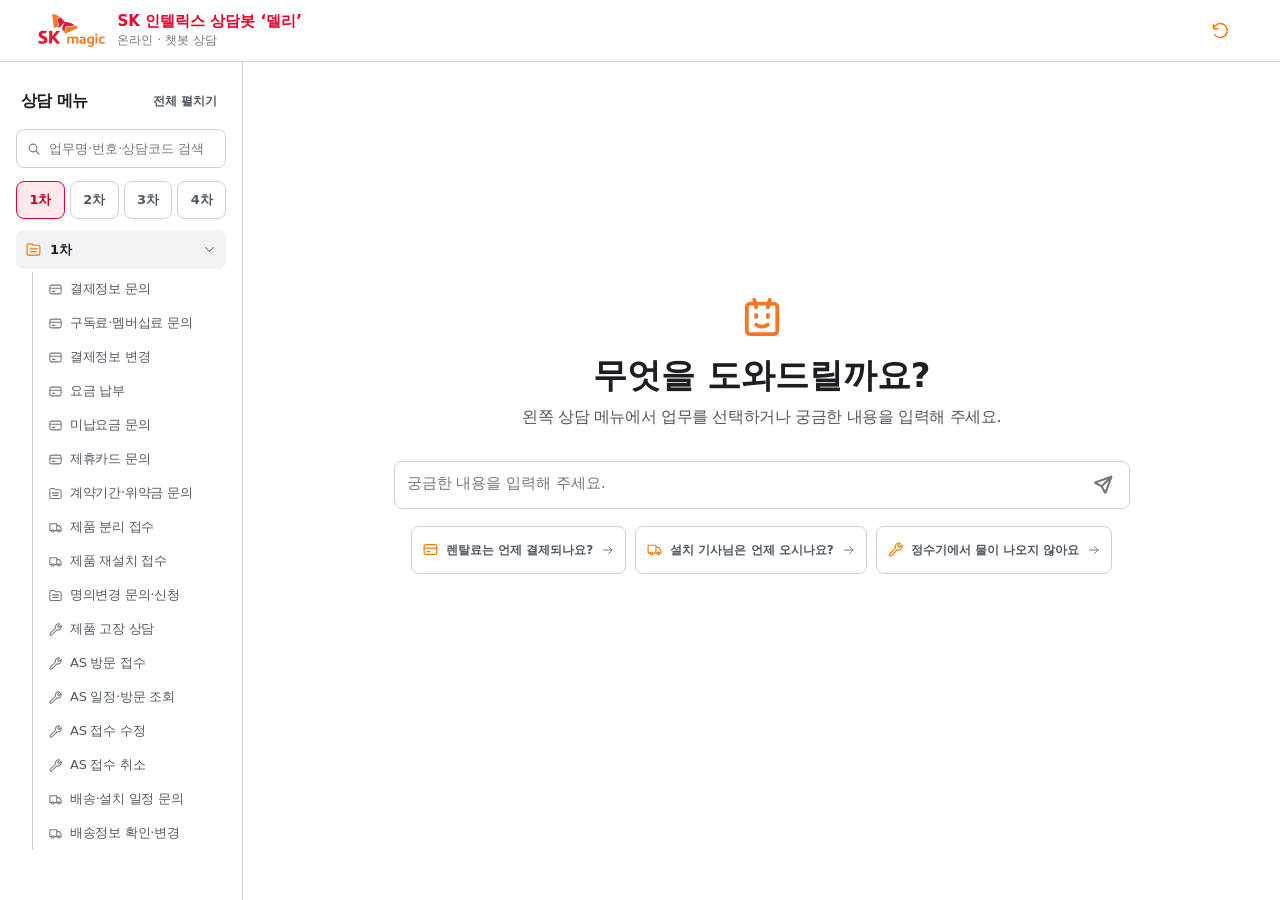
<file: src/conversation.html>
<!doctype html>
<html lang="ko">
<head>
  <meta charset="utf-8">
  <meta name="viewport" content="width=device-width, initial-scale=1, viewport-fit=cover">
  <meta name="theme-color" content="#ffffff">
  <title>SK 인텔릭스 상담봇 델리 | SK매직</title>
  <link rel="stylesheet" href="conversation.css">
</head>
<body>
  <svg class="icon-library" aria-hidden="true" xmlns="http://www.w3.org/2000/svg">
    <symbol id="i-chat" viewBox="0 0 24 24"><path d="M6 5h12a3 3 0 0 1 3 3v7a3 3 0 0 1-3 3h-6l-5 3v-3H6a3 3 0 0 1-3-3V8a3 3 0 0 1 3-3Z"/><path d="M7.5 10h9m-9 4H13"/></symbol>
    <symbol id="i-reset" viewBox="0 0 24 24"><path d="M4 10a8 8 0 1 1 1.2 6.7M4 5v5h5"/></symbol>
    <symbol id="i-check" viewBox="0 0 24 24"><path d="m5 12 4 4L19 6"/></symbol>
    <symbol id="i-arrow" viewBox="0 0 24 24"><path d="M4 12h15m-6-6 6 6-6 6"/></symbol>
    <symbol id="i-lock" viewBox="0 0 24 24"><rect x="5" y="10" width="14" height="10" rx="2"/><path d="M8 10V7a4 4 0 1 1 8 0v3"/></symbol>
    <symbol id="i-card" viewBox="0 0 24 24"><rect x="3" y="5" width="18" height="14" rx="3"/><path d="M3 10h18m-14 5h4"/></symbol>
    <symbol id="i-truck" viewBox="0 0 24 24"><path d="M6 17H3V6h11v11H9m5-8h4l3 4v4h-2m-5 0h2"/><circle cx="7.5" cy="17.5" r="1.8"/><circle cx="17.5" cy="17.5" r="1.8"/></symbol>
    <symbol id="i-tool" viewBox="0 0 24 24"><path d="M19.8 4.2a5.5 5.5 0 0 0-7 6.8L4.5 19.3a1.8 1.8 0 0 0 2.5 2.5l8.3-8.3a5.5 5.5 0 0 0 6.8-7l-3.6 3.6-2.3-2.3z" transform="translate(-1 -1)"/></symbol>
    <symbol id="i-menu" viewBox="0 0 24 24"><path d="M4 6h16M4 12h16M4 18h16"/></symbol>
    <symbol id="i-close" viewBox="0 0 24 24"><path d="m6 6 12 12M18 6 6 18"/></symbol>
    <symbol id="i-search" viewBox="0 0 24 24"><circle cx="10.5" cy="10.5" r="5.8"/><path d="m15 15 4.6 4.6"/></symbol>
    <symbol id="i-chevron" viewBox="0 0 24 24"><path d="m9 6 6 6-6 6"/></symbol>
    <symbol id="i-folder" viewBox="0 0 24 24"><path d="M3 6a2 2 0 0 1 2-2h5l2 2h7a2 2 0 0 1 2 2v10a2 2 0 0 1-2 2H5a2 2 0 0 1-2-2z"/><path d="M7 11h10m-9 4h8"/></symbol>
    <symbol id="i-user" viewBox="0 0 24 24"><circle cx="12" cy="8" r="3.5"/><path d="M5 21v-1.5a6 6 0 0 1 6-6h2a6 6 0 0 1 6 6V21"/></symbol>
    <symbol id="i-file" viewBox="0 0 24 24"><path d="M14 3H6a2 2 0 0 0-2 2v14a2 2 0 0 0 2 2h12a2 2 0 0 0 2-2V9z"/><path d="M14 3v6h6m-12 4h8m-8 4h6"/></symbol>
    <symbol id="i-calendar" viewBox="0 0 24 24"><rect x="3" y="5" width="18" height="16" rx="3"/><path d="M7 3v4m10-4v4M3 10h18m-13 5h2m4 0h2"/></symbol>
    <symbol id="i-water" viewBox="0 0 24 24"><path d="M12 3c3 4.6 6 7.4 6 11a6 6 0 1 1-12 0c0-3.6 3-6.4 6-11Z"/><path d="M9 15a3 3 0 0 0 3 3"/></symbol>
    <symbol id="i-power" viewBox="0 0 24 24"><path d="M12 3v9M7 6a8 8 0 1 0 10 0"/></symbol>
    <symbol id="i-warning" viewBox="0 0 24 24"><path d="M10.2 4.6a2 2 0 0 1 3.6 0l7 12.4a2 2 0 0 1-1.8 3H5a2 2 0 0 1-1.8-3Z"/><path d="M12 9v4m0 3.5h.01"/></symbol>
    <symbol id="i-bag" viewBox="0 0 24 24"><path d="M5 8h14l2 12H3zM9 9V6a3 3 0 0 1 6 0v3"/></symbol>
    <symbol id="i-transfer" viewBox="0 0 24 24"><path d="M4 8h15m-4-4 4 4-4 4M20 16H5m4-4-4 4 4 4"/></symbol>
    <symbol id="i-wallet" viewBox="0 0 24 24"><path d="M20 9V7a2 2 0 0 0-2-2H5a2 2 0 0 0 0 4h14a2 2 0 0 1 2 2v6a2 2 0 0 1-2 2H5a2 2 0 0 1-2-2V7m18 5h-4a2 2 0 0 0 0 4h4"/></symbol>
    <symbol id="i-external" viewBox="0 0 24 24"><path d="M13 5h6v6m-8 2 8-8m-9 1H6a2 2 0 0 0-2 2v10a2 2 0 0 0 2 2h10a2 2 0 0 0 2-2v-4"/></symbol>
  </svg>
  <div class="app is-empty" id="app">
    <header class="app-header">
      <div class="brand">
        <button class="catalog-icon-button catalog-toggle" id="catalog-toggle" type="button" aria-label="상담 메뉴 열기" aria-expanded="false" aria-controls="catalog">
          <svg class="icon" aria-hidden="true"><use href="#i-menu"></use></svg>
          <span>상담 메뉴</span>
        </button>
        <img class="brand-logo" src="sk-magic-logo.png" alt="SK매직" width="88" height="45">
        <div class="brand-copy">
          <h1>SK 인텔릭스 상담봇 ‘델리’</h1>
          <p id="assistant-status" aria-live="polite">온라인 · 챗봇 상담</p>
        </div>
      </div>
      <button class="new-chat" id="new-chat" type="button" aria-label="초기화" title="대화 초기화">
        <svg class="icon" aria-hidden="true"><use href="#i-reset"></use></svg>
      </button>
    </header>
    <div class="workspace">
      <button class="catalog-backdrop" id="catalog-backdrop" type="button" aria-label="상담 메뉴 닫기" tabindex="-1" hidden></button>
      <aside class="catalog" id="catalog" aria-labelledby="catalog-title" tabindex="-1">
        <div class="catalog-heading">
          <h2 id="catalog-title">상담 메뉴</h2>
          <div class="catalog-tools">
            <button id="catalog-all" class="catalog-all" type="button" aria-controls="catalog-list">전체 펼치기</button>
            <button id="catalog-close" class="catalog-icon-button catalog-close" type="button" aria-label="상담 메뉴 닫기">
              <svg class="icon" aria-hidden="true"><use href="#i-close"></use></svg>
            </button>
          </div>
        </div>
        <label class="catalog-search">
          <svg class="icon" aria-hidden="true"><use href="#i-search"></use></svg>
          <input id="catalog-search" type="search" aria-label="상담 업무 검색" placeholder="업무명·번호·상담코드 검색" autocomplete="off">
        </label>
        <div class="catalog-phases" id="catalog-phases" role="group" aria-label="상담 차수"></div>
        <nav class="catalog-list" id="catalog-list" aria-label="상담 업무"></nav>
      </aside>
      <main class="conversation" id="chat-panel" aria-label="델리 챗봇 상담">
        <div class="chat-body" id="chat-scroll">
          <div class="chat-inner">
            <section class="welcome" id="welcome" aria-labelledby="welcome-title">
              <span class="bot-avatar welcome-avatar" aria-hidden="true"></span>
              <h2 id="welcome-title" tabindex="-1">무엇을 도와드릴까요?</h2>
              <p>왼쪽 상담 메뉴에서 업무를 선택하거나 궁금한 내용을 입력해 주세요.</p>
            </section>
            <div class="chat-log" id="chat-log" role="log" aria-label="대화" aria-live="polite" aria-relevant="additions text"></div>
            <div id="chat-controls"></div>
            <div id="chat-status" class="chat-status" role="status" hidden></div>
          </div>
        </div>
        <footer class="composer">
          <div class="composer-inner">
            <form class="message-form" id="message-form">
              <label class="sr-only" id="compose-input-label" for="message-input">질문 입력</label>
              <textarea id="message-input" rows="1" maxlength="1500" placeholder="궁금한 내용을 입력해 주세요." autocomplete="off" enterkeyhint="send"></textarea>
              <input id="secure-input" type="password" maxlength="250" autocomplete="off" enterkeyhint="send" hidden>
              <button type="submit" id="send-chat" aria-label="메시지 보내기" title="메시지 보내기" disabled><span aria-hidden="true"></span></button>
            </form>
            <p class="secure-message" id="secure-message" hidden><svg class="icon" aria-hidden="true"><use href="#i-lock"></use></svg><span>대화 안의 안내에 따라 계속해 주세요.</span></p>
          </div>
        </footer>
        <section class="starters" id="starters" aria-label="자주 묻는 질문">
          <button type="button" class="starter" data-question="정수기 렌탈료는 언제 빠져나가나요?"><svg class="icon" aria-hidden="true"><use href="#i-card"></use></svg><span>렌탈료는 언제 결제되나요?</span><svg class="icon starter-arrow" aria-hidden="true"><use href="#i-arrow"></use></svg></button>
          <button type="button" class="starter" data-question="설치 기사님은 언제 오시나요?"><svg class="icon" aria-hidden="true"><use href="#i-truck"></use></svg><span>설치 기사님은 언제 오시나요?</span><svg class="icon starter-arrow" aria-hidden="true"><use href="#i-arrow"></use></svg></button>
          <button type="button" class="starter" data-question="정수기에서 물이 나오지 않아요."><svg class="icon" aria-hidden="true"><use href="#i-tool"></use></svg><span>정수기에서 물이 나오지 않아요</span><svg class="icon starter-arrow" aria-hidden="true"><use href="#i-arrow"></use></svg></button>
        </section>
      </main>
    </div>
    <dialog class="schedule-sheet" id="schedule-sheet" aria-labelledby="schedule-sheet-title">
      <div class="schedule-sheet-inner">
        <span class="sheet-handle" aria-hidden="true"></span>
        <header class="schedule-sheet-header">
          <svg class="icon" aria-hidden="true"><use href="#i-calendar"></use></svg>
          <h2 id="schedule-sheet-title" tabindex="-1">예약 가능일 선택</h2>
          <button type="button" class="sheet-icon-button" id="schedule-sheet-close" aria-label="달력 닫기">
            <span class="guide-icon guide-close" aria-hidden="true"></span>
          </button>
        </header>
        <div id="schedule-sheet-content" class="schedule-sheet-content"></div>
        <footer id="schedule-sheet-footer" class="schedule-sheet-footer"></footer>
      </div>
    </dialog>
  </div>
  <noscript>챗봇 상담을 이용하려면 브라우저에서 JavaScript를 켜 주세요.</noscript>
  <script src="scenarios.js"></script>
  <script src="partner-cards.js"></script>
  <script src="audit-01-17.js"></script>
  <script src="audit-18-36.js"></script>
  <script src="audit-37-50.js"></script>
  <script src="engine.js"></script>
  <script src="conversation.js"></script>
</body>
</html>
</file>
<file: src/conversation.css>
:root {
  color-scheme: light;
  --white: #fff;
  --ink: #1c1e24;
  --quiet: #515963;
  --muted: #767676;
  --line: #cdd1d8;
  --soft: #f2f3f5;
  --accent: #ea002c;
  --accent-pressed: #ba0023;
  --selection: #ff7a00;
  --bot-line: #f2b8c4;
  --user-bubble: #fde8ed;
  --danger: var(--accent-pressed);
  --control-height: 48px;
  --radius: 8px;
  --gutter: 20px;
  font-family: "Malgun Gothic", "Noto Sans KR", "Apple SD Gothic Neo", system-ui, sans-serif;
}

*, *::before, *::after { box-sizing: border-box; }
[hidden] { display: none !important; }

body {
  min-width: 280px;
  margin: 0;
  background: var(--white);
  color: var(--ink);
  word-break: keep-all;
  overflow-wrap: anywhere;
}

button, input, textarea { font: inherit; }
button { color: inherit; cursor: pointer; }
button:disabled { cursor: default; }
button:focus-visible, a:focus-visible, input:focus-visible, textarea:focus-visible {
  outline: 2px solid var(--selection);
  outline-offset: 2px;
}

p, h1, h2, h3 { margin: 0; }
.sr-only, .icon-library {
  position: absolute;
  width: 1px;
  height: 1px;
  overflow: hidden;
  clip-path: inset(50%);
  white-space: nowrap;
}

.icon {
  display: block;
  flex: none;
  width: 20px;
  height: 20px;
  stroke: currentColor;
  stroke-width: 1.65;
  stroke-linecap: round;
  stroke-linejoin: round;
  fill: none;
}

.guide-icon {
  display: block;
  flex: none;
  width: 20px;
  height: 20px;
  background: center / contain no-repeat;
}
.guide-next { background-image: url("concept-c/arrow-next.png"); }
.guide-back { background-image: url("concept-c/arrow-back.png"); }
.guide-close { background-image: url("concept-c/close.png"); }

.app {
  --chat-width: 736px;
  --avatar-width: 24px;
  --turn-gap: 10px;
  --turn-indent: calc(var(--avatar-width) + var(--turn-gap));
  display: flex;
  flex-direction: column;
  width: 100%;
  height: 100vh;
  height: 100dvh;
  overflow: hidden;
}

.app-header {
  z-index: 1;
  display: flex;
  flex: none;
  align-items: center;
  justify-content: space-between;
  gap: 12px;
  min-height: 62px;
  padding: 0 clamp(var(--gutter), 3vw, 40px);
  border-bottom: 1px solid var(--line);
  background: var(--white);
}

.brand { display: flex; min-width: 0; align-items: center; gap: 12px; }
.brand-logo { display: block; flex: none; width: 67px; height: 34px; object-fit: contain; }
.brand-copy { min-width: 0; line-height: 1.3; }
.brand-copy h1 { color: var(--accent); font-size: 15px; font-weight: 700; }
.brand-copy p { margin-top: 2px; color: var(--muted); font-size: 12px; }
.new-chat {
  display: flex;
  align-items: center;
  flex: none;
  width: 42px;
  min-height: 42px;
  justify-content: center;
  padding: 0;
  border: 0;
  border-radius: var(--radius);
  background: var(--white);
  color: var(--selection);
}
.new-chat:hover { background: var(--soft); }
.new-chat .icon { width: 21px; height: 21px; }

.workspace {
  position: relative;
  display: flex;
  flex: 1 1 auto;
  min-width: 0;
  min-height: 0;
}

.catalog {
  z-index: 2;
  display: flex;
  flex: 0 0 clamp(242px, 19vw, 286px);
  flex-direction: column;
  min-height: 0;
  padding: 24px 14px 12px;
  border-right: 1px solid var(--line);
  background: var(--white);
}
.catalog:focus { outline: none; }
.catalog-heading, .catalog-tools, .catalog-search {
  display: flex;
  align-items: center;
}
.catalog-heading {
  flex: none;
  justify-content: space-between;
  gap: 6px;
  min-height: 30px;
  margin: 0 4px 13px 7px;
}
.catalog-heading h2 {
  font-size: 16px;
  letter-spacing: -.04em;
  line-height: 1.3;
}
.catalog-tools { gap: 7px; }

.catalog-all {
  min-height: 30px;
  padding: 4px 7px;
  border: 0;
  border-radius: 7px;
  background: transparent;
  color: var(--quiet);
  font-size: 12px;
  font-weight: 700;
  white-space: nowrap;
}
.catalog-all:hover {
  background: var(--soft);
  color: var(--accent-pressed);
}

.catalog-search {
  flex: none;
  gap: 7px;
  margin: 0 2px 13px;
  min-height: 39px;
  padding: 7px 9px;
  border: 1px solid var(--line);
  border-radius: var(--radius);
  background: var(--white);
  color: var(--muted);
}
.catalog-search:focus-within {
  border-color: var(--selection);
}
.catalog-search .icon { width: 16px; height: 16px; }
.catalog-search input {
  flex: 1;
  min-width: 0;
  width: 100%;
  padding: 0;
  border: 0;
  outline: none;
  background: transparent;
  color: var(--ink);
  font-size: 13px;
}
.catalog-search input::placeholder { color: var(--muted); opacity: 1; }

.catalog-phases {
  display: grid;
  flex: none;
  grid-template-columns: repeat(4, minmax(0, 1fr));
  gap: 5px;
  margin: 0 2px 11px;
}
.catalog-phase-button {
  min-height: 38px;
  padding: 5px 2px;
  border: 1px solid var(--line);
  border-radius: 8px;
  background: var(--white);
  color: var(--quiet);
  font-size: 13px;
  font-weight: 700;
  white-space: nowrap;
}
.catalog-phase-button:hover { background: var(--soft); color: var(--ink); }
.catalog-phase-button[aria-expanded="true"] {
  border-color: var(--accent);
  background: var(--user-bubble);
  color: var(--accent-pressed);
}
.catalog-phase-button:focus-visible { outline-offset: -3px; }

.catalog-list {
  flex: 1 1 auto;
  min-height: 0;
  padding: 0 2px 7px;
  overflow: auto;
  overscroll-behavior: contain;
  scrollbar-width: thin;
  scrollbar-color: var(--line) transparent;
}
.catalog-group, .catalog-item {
  display: flex;
  align-items: center;
  width: 100%;
  min-width: 0;
  min-height: 39px;
  border: 0;
  border-radius: 8px;
  background: transparent;
  text-align: left;
  overflow-wrap: anywhere;
}
.catalog-list button:focus-visible { outline-offset: -2px; }

.catalog-group {
  gap: 8px;
  margin-bottom: 3px;
  padding: 7px 9px;
  color: var(--ink);
  font-size: 13px;
  font-weight: 700;
  letter-spacing: -.022em;
}
button.catalog-group:hover, .catalog-group[aria-expanded="true"] { background: var(--soft); }
.catalog-phase-note { color: var(--quiet); font-size: 11px; font-weight: 500; }
.catalog-group-icon {
  flex: none;
  width: 17px;
  height: 17px;
  color: var(--selection);
}
.catalog-chevron {
  flex: none;
  width: 15px;
  height: 15px;
  margin-left: auto;
  color: var(--muted);
}
.catalog-group[aria-expanded="true"] .catalog-chevron { transform: rotate(90deg); }

.catalog-items {
  display: grid;
  margin: 0 0 7px 16px;
  padding-left: 7px;
  border-left: 1px solid var(--line);
}
.catalog-item {
  min-height: 34px;
  padding: 6px 8px;
  gap: 7px;
  color: var(--quiet);
  font-size: 13px;
  line-height: 1.45;
  letter-spacing: -.02em;
}
.catalog-item .icon { width: 15px; height: 15px; color: var(--muted); }
.catalog-item[aria-current="true"] .icon { color: var(--selection); }
.catalog-item:hover:not(:disabled) { background: var(--soft); color: var(--ink); }
.catalog-item[aria-current="true"] {
  background: var(--user-bubble);
  color: var(--accent-pressed);
  font-weight: 700;
}
.catalog-item:disabled { opacity: .54; }
.catalog-item:disabled[aria-current="true"] { opacity: .78; }
.catalog-results {
  margin: 6px 6px 11px;
  color: var(--muted);
  font-size: 12px;
  line-height: 1.5;
}

.catalog-icon-button, .catalog-backdrop { display: none; }

.conversation {
  flex: 1 1 auto;
  min-width: 0;
  display: flex;
  flex-direction: column;
  min-height: 0;
  overflow: hidden;
}

.chat-body {
  flex: 1 1 auto;
  min-height: 0;
  overflow: auto;
  overscroll-behavior-y: contain;
  scrollbar-gutter: stable both-edges;
}

.chat-inner, .composer-inner, .starters {
  width: min(var(--chat-width), 100% - 2 * var(--gutter));
  margin-inline: auto;
}

.chat-inner { padding: 42px 0 35px; }

.is-empty .conversation {
  display: grid;
  grid-template-rows: minmax(30px, .83fr) auto auto auto minmax(36px, 1.17fr);
  grid-template-areas: "." "intro" "composer" "starters" ".";
  overflow: auto;
}
.is-empty .chat-body { grid-area: intro; overflow: visible; scrollbar-gutter: auto; }
.is-empty .composer { grid-area: composer; }
.is-empty .starters { grid-area: starters; }
.is-empty .chat-inner { padding: 0; }

.welcome {
  display: grid;
  justify-items: center;
  padding: 0 0 31px;
  text-align: center;
}
.welcome h2 {
  margin: 14px 0 8px;
  font-size: clamp(24px, 4.1vw, 34px);
  font-weight: 700;
  line-height: 1.25;
}
.welcome p {
  color: var(--quiet);
  font-size: clamp(13px, 2.5vw, 16px);
  letter-spacing: -.025em;
  line-height: 1.6;
}

.bot-avatar {
  flex: none;
  width: var(--avatar-width);
  height: var(--avatar-width);
  background: center / contain no-repeat url("concept-c/robot.png");
}
.welcome-avatar {
  width: 46px;
  height: 46px;
}

.composer {
  flex: none;
  padding: 10px 0 max(var(--gutter), env(safe-area-inset-bottom));
  background: var(--white);
}
.is-empty .composer { padding: 0; }
.message-form {
  display: flex;
  align-items: end;
  gap: 4px;
  min-height: var(--control-height);
  padding: 0 4px 0 12px;
  border: 1px solid var(--line);
  border-radius: var(--radius);
  background: var(--white);
}
.message-form:focus-within { border-color: var(--selection); }
.message-form textarea, .message-form input {
  flex: 1;
  display: block;
  align-self: center;
  width: 0;
  min-height: 25px;
  max-height: 136px;
  resize: none;
  padding: 0;
  border: 0;
  outline: none;
  background: none;
  color: var(--ink);
  font-size: 15px;
  line-height: 1.55;
}
.message-form :is(textarea, input)::placeholder { color: var(--muted); opacity: 1; }
#send-chat {
  display: inline-grid;
  flex: none;
  place-items: center;
  width: 42px;
  height: 46px;
  padding: 0;
  border: 0;
  border-radius: var(--radius);
  background: transparent;
}
#send-chat:hover:not(:disabled) { background: var(--user-bubble); }
#send-chat > span {
  width: 21px;
  height: 21px;
  background: center / contain no-repeat url("concept-c/send-active.png");
}
#send-chat:disabled > span { background-image: url("concept-c/send-idle.png"); }
.secure-message {
  display: flex;
  align-items: center;
  justify-content: center;
  gap: 8px;
  min-height: var(--control-height);
  padding: 8px 14px;
  border: 1px solid var(--line);
  border-radius: var(--radius);
  color: var(--quiet);
  background: var(--soft);
  font-size: 13px;
}
.secure-message .icon { width: 17px; height: 17px; }

.starters {
  display: flex;
  flex-wrap: wrap;
  justify-content: center;
  gap: 9px;
  padding-top: 17px;
}
.starter {
  display: flex;
  align-items: center;
  gap: 7px;
  min-height: var(--control-height);
  padding: 8px 10px;
  border: 1px solid var(--line);
  border-radius: var(--radius);
  background: var(--white);
  color: var(--quiet);
  font-size: 12px;
  font-weight: 650;
  line-height: 1.35;
  text-align: left;
}
.starter:hover { border-color: var(--selection); color: var(--ink); }
.starter .icon { width: 17px; height: 17px; color: var(--selection); }
.starter .starter-arrow { width: 14px; height: 14px; margin-left: 1px; color: var(--muted); }

.chat-log { display: grid; gap: 24px; }
.turn { display: flex; align-items: start; gap: var(--turn-gap); }
.turn .bot-avatar { margin-top: 3px; }
.turn.user { justify-content: end; }
.turn-content {
  display: grid;
  gap: 8px;
  min-width: 0;
  max-width: min(620px, 100% - var(--turn-indent));
}
.turn.user .turn-content { max-width: min(550px, 90%); }
.bubble {
  width: fit-content;
  padding: 10px 13px;
  border: 1px solid var(--bot-line);
  border-radius: var(--radius);
  background: var(--white);
  font-size: 15px;
  line-height: 1.55;
  white-space: pre-wrap;
}
.turn.user .bubble { border-color: transparent; background: var(--user-bubble); }
.guidance-word {
  display: inline-block;
  max-width: 100%;
  overflow-wrap: break-word;
}
.turn-meta, .turn-time { color: var(--muted); font-size: 12px; line-height: 1.3; }
.turn.user .turn-time { text-align: right; }
.turn-meta { font-weight: 700; }
.result-cards { display: grid; gap: 6px; }
.result-card { padding: 10px 12px; border: 1px solid var(--line); border-radius: var(--radius); background: var(--white); }
.result-card :is(h3, h4) { margin: 0 0 3px; font-size: 13px; line-height: 1.4; }
.result-card p { color: var(--ink); font-size: 13px; line-height: 1.55; white-space: pre-wrap; }
.result-card .card-art { display: block; width: 100%; max-height: 100px; margin-bottom: 7px; object-fit: contain; }
.result-card.has-card-art { background: var(--white); }
.turn.bot > .turn-content:has(> .result-cards) { width: min(520px, 100%); }
.result-records {
  gap: 0;
}
.turn.bot .result-records {
  width: calc(100% + var(--turn-indent));
  margin-inline-start: calc(-1 * var(--turn-indent));
}
.app[data-phase-one] .turn.bot .result-records { width: 100%; margin-inline-start: 0; }
.result-records .result-card { border: 0; border-bottom: 1px solid var(--line); border-radius: 0; }
.result-records .result-card :is(h3, h4, p) { font-variant-numeric: tabular-nums; }
.result-record-title {
  display: flex;
  align-items: center;
  gap: 7px;
  padding: 12px 0 8px;
  border-bottom: 1px solid var(--line);
  font-size: 15px;
  line-height: 1.4;
}
.result-records-compact .result-card {
  display: grid;
  grid-template-columns: minmax(0, 1fr) minmax(0, 2.4fr);
  align-items: baseline;
  gap: 12px;
  padding: 9px 0;
}
.result-records-compact .result-card :is(h3, h4) { margin: 0; color: var(--muted); font-weight: 400; }
.result-records .result-card:not(:has(p)) :is(h3, h4),
.result-records .result-card p:first-child { grid-column: 1 / -1; }
.result-records:not(.result-records-compact) .result-card { padding-inline: 0; }
.card-detail-links { display: flex; flex-wrap: wrap; gap: 7px; }
.card-detail-link {
  display: inline-flex;
  align-items: center;
  gap: 6px;
  min-height: 36px;
  padding: 5px 0;
  border-radius: var(--radius);
  color: var(--accent-pressed);
  background: var(--white);
  font-size: 12px;
  font-weight: 700;
  line-height: 1.5;
}
.card-detail-link:hover { text-decoration: underline; }
.card-detail-link .icon { width: 14px; height: 14px; flex: none; color: var(--selection); }

.controls, .workflow-tools, .chat-status {
  width: min(554px, 100%);
  margin: 13px 0 0;
}
.app[data-phase-one] #chat-controls > :is(.controls, .workflow-tools) {
  width: calc(min(554px, 100%) - var(--turn-indent));
  margin-inline-start: var(--turn-indent);
}
.controls:empty { display: none; }
.workflow-tools { margin-top: 12px; }
.workflow-tools p { margin-top: 8px; color: var(--quiet); font-size: 12px; line-height: 1.6; }
.text-button {
  padding: 5px 0;
  border: 0;
  border-radius: 4px;
  background: transparent;
  color: var(--accent-pressed);
  font-size: 13px;
  font-weight: 700;
  text-align: left;
}
.text-button:hover { text-decoration: underline; text-underline-offset: 3px; }

.action-list { display: flex; flex-wrap: wrap; gap: 8px; }
.app[data-phase-one] .action-list:not(.action-list--navigation):has(> .action:nth-child(2):last-child):not(:has(> .primary, > .calendar-trigger)) {
  --paired-action-flex: 1 0 auto;
  --action-inline-padding: 10px;
  max-width: 335px;
}
.action {
  min-height: var(--control-height);
  padding: 6px var(--action-inline-padding, 12px);
  border: 1px solid var(--line);
  border-radius: var(--radius);
  background: var(--white);
  font-size: 14px;
  font-weight: 400;
  text-align: center;
}
.action:hover:not(:disabled) { border-color: var(--selection); }
.action.primary { border-color: var(--accent); background: var(--accent); color: var(--white); font-weight: 700; }
.action.primary:hover:not(:disabled), .action.primary:active:not(:disabled) {
  border-color: var(--accent-pressed);
  background: var(--accent-pressed);
}
.app[data-phase-one] .action-list > .action { flex: var(--paired-action-flex, 0 1 auto); max-width: 100%; }
.action-list > .action:only-child { width: 100%; }
.action-list > .primary { flex: 1 1 auto; }
.action-list--navigation {
  display: grid;
  grid-template-columns: minmax(0, 1fr);
  gap: 0;
  max-width: 335px;
}
.action-list--navigation > .action {
  display: flex;
  align-items: center;
  gap: 14px;
  padding-inline: 14px 16px;
  border: 0;
  border-bottom: 1px solid var(--line);
  border-radius: 0;
  text-align: left;
}
.action-list--navigation > .action:is(:hover, :focus-visible):not(:disabled) { background: var(--soft); }
.action-list--navigation > .action:focus-visible { outline-offset: -2px; }
.action-list--navigation > .action:active:not(:disabled) { background: var(--user-bubble); }
.action-menu-icon { color: var(--selection); }
.action-menu-chevron {
  width: 16px;
  height: 16px;
  margin-inline-start: auto;
  mix-blend-mode: multiply;
}
@media (max-width: 320px) {
  .app[data-phase-one] .action-list--navigation > .action { gap: 6px; padding-inline: 8px; }
}
@media (max-width: 360px) {
  .app:not([data-phase-one]) #chat-controls > .controls {
    --extra-control-space: clamp(0px, calc(90px - 25vw), 14px);
    width: calc(100% + 2 * var(--extra-control-space));
    margin-inline: calc(-1 * var(--extra-control-space));
  }
  .app:not([data-phase-one]) .action-list > .action {
    max-width: 100%;
    padding-inline: 8px;
    font-size: clamp(12px, 4.1vw, 14px);
  }
  .app:not([data-phase-one]) .action.choice-card { gap: 6px; padding-inline: 8px; }
}
.choice-cards { display: grid; min-width: 0; }
:is(.card-picker, .result-records) + .action-list { margin-top: 9px; }
.action.choice-card {
  min-width: 0;
  min-height: var(--control-height);
  display: flex;
  align-items: center;
  gap: 12px;
  padding: 6px 13px;
  border: 1px solid transparent;
  border-bottom-color: var(--line);
  border-radius: 0;
  background: var(--white);
  text-align: left;
}
a.choice-card { color: inherit; text-decoration: none; }
.action.choice-card:focus-visible { outline-offset: -2px; }
.choice-card[aria-pressed="true"], .selected-date {
  outline: 1.2px solid var(--selection);
  outline-offset: -1.2px;
}
.choice-card-icon {
  display: grid;
  flex: none;
  place-items: center;
  width: 24px;
  height: 24px;
  color: var(--selection);
}
.choice-card-icon[data-product-icon] { background-position: center; background-size: 20px 20px; background-repeat: no-repeat; }
[data-product-icon="water-purifier"] { background-image: url("concept-c/water-purifier.png"); }
[data-product-icon="air-purifier"] { background-image: url("concept-c/air-purifier.png"); }
[data-product-icon="bidet"] { background-image: url("concept-c/bidet.png"); }
[data-product-icon="dishwasher"] { background-image: url("concept-c/dishwasher.png"); }
[data-product-icon="microwave"] { background-image: url("concept-c/microwave.png"); }
[data-product-icon="other-product"] { background-image: url("concept-c/other-product.png"); }
.choice-card-icon .icon { width: 20px; height: 20px; }
.choice-card-copy { display: grid; flex: 1; gap: 2px; min-width: 0; }
.choice-card-copy strong { color: var(--ink); font-size: 14px; font-weight: 400; line-height: 1.35; overflow-wrap: anywhere; }
.choice-card[aria-pressed="true"] .choice-card-copy strong { font-weight: 700; }
.choice-card-detail { color: var(--muted); font-size: 12px; line-height: 1.35; white-space: pre-line; overflow-wrap: anywhere; }
.choice-card-phone { color: var(--quiet); font-size: 11px; line-height: 1.4; }
.choice-card .choice-card-arrow { width: 16px; height: 16px; color: var(--selection); flex: none; }
.workflow-picker {
  display: grid;
  gap: 8px;
  background: var(--white);
}
.workflow-picker-header { display: flex; align-items: center; gap: 8px; padding-block: 5px; }
.workflow-picker-copy { min-width: 0; }
.workflow-picker-header h3 { font-size: 15px; line-height: 1.35; }
.workflow-picker-header h3:focus-visible { outline: 2px solid var(--selection); outline-offset: 2px; }
.workflow-picker-header p { margin-top: 3px; color: var(--muted); font-size: 12px; line-height: 1.4; }
.selected-date {
  display: flex;
  align-items: center;
  justify-content: space-between;
  gap: 8px;
  min-height: var(--control-height);
  padding: 7px 13px;
  color: var(--ink);
  font-size: 14px;
  font-weight: 700;
}
.selected-date .icon { width: 16px; height: 16px; color: var(--selection); }
.calendar-trigger {
  display: inline-flex;
  align-items: center;
  justify-content: center;
  gap: 8px;
  color: var(--ink);
}
.calendar-trigger > .icon { width: 17px; height: 17px; color: var(--selection); }
.calendar-trigger > .guide-icon { width: 14px; height: 14px; }
.controls > .calendar-trigger { margin-top: 9px; }

.schedule-sheet {
  position: fixed;
  inset: auto 0 0;
  width: min(500px, calc(100% - 16px));
  max-width: none;
  max-height: min(90dvh, 740px);
  margin: 0 auto;
  padding: 0;
  overflow: hidden;
  border: 1px solid var(--line);
  border-bottom: 0;
  border-radius: 12px 12px 0 0;
  color: var(--ink);
  background: var(--white);
}
.schedule-sheet::backdrop { background: rgb(28 30 36 / 34%); }
.schedule-sheet-inner {
  display: flex;
  flex-direction: column;
  max-height: inherit;
  padding: 12px 16px max(16px, env(safe-area-inset-bottom));
}
.sheet-handle {
  width: 28px;
  height: 2px;
  flex: none;
  align-self: center;
  margin-bottom: 8px;
  border-radius: 20px;
  background: var(--line);
}
.schedule-sheet-header {
  display: flex;
  flex: none;
  align-items: center;
  gap: 8px;
  padding-bottom: 4px;
}
.schedule-sheet-header > .icon { color: var(--selection); }
.schedule-sheet-header h2 { font-size: 19px; }
.schedule-sheet-header h2:focus-visible { outline: 2px solid var(--selection); outline-offset: 3px; }
.schedule-sheet-header .sheet-icon-button { margin-left: auto; }
.sheet-icon-button {
  display: inline-grid;
  flex: none;
  place-items: center;
  width: 44px;
  height: 44px;
  padding: 0;
  border: 0;
  border-radius: var(--radius);
  background: transparent;
}
.sheet-icon-button:hover:not(:disabled) { background: var(--soft); }
.sheet-icon-button:disabled { opacity: .35; }
.schedule-sheet-content {
  min-height: 0;
  overflow-y: auto;
  overscroll-behavior: contain;
  scrollbar-width: thin;
}
.schedule-month-toolbar {
  display: flex;
  align-items: center;
  justify-content: space-between;
  gap: 8px;
}
.schedule-month-heading { font-size: 16px; font-weight: 700; }
.schedule-month-navigation { display: flex; }
.schedule-calendar-grid {
  width: 100%;
  table-layout: fixed;
  border-spacing: 0;
  color: var(--ink);
  text-align: center;
}
.schedule-calendar-grid th {
  height: 30px;
  color: var(--muted);
  font-size: 13px;
  font-weight: 400;
}
.schedule-calendar-grid td { height: 42px; padding: 0; }
.schedule-calendar-day {
  width: min(100% - 4px, 42px);
  height: 38px;
  margin: 0;
  padding: 0;
  border: 1.2px solid transparent;
  border-radius: 0;
  background: var(--white);
  color: var(--ink);
  font-size: 15px;
  font-variant-numeric: tabular-nums;
}
.schedule-calendar-day:hover:not(:disabled) { background: var(--soft); }
.schedule-calendar-day:focus-visible { outline-offset: 0; }
.schedule-calendar-day:disabled { color: var(--muted); }
.schedule-calendar-day[data-calendar-state="unavailable"] { background: var(--soft); }
.schedule-calendar-day[aria-current="date"] { font-weight: 700; }
.schedule-calendar-day[aria-pressed="true"] {
  border-color: var(--selection);
  font-weight: 700;
}
.schedule-calendar-hint {
  min-height: 48px;
  padding: 12px 0 8px;
  color: var(--muted);
  font-size: 13px;
}
.schedule-sheet .selected-date {
  margin-top: 7px;
  outline: 0;
  border-block: 1px solid var(--line);
  padding: 7px 0;
}
.schedule-sheet-footer {
  flex: none;
  padding-top: 10px;
  background: var(--white);
}
.schedule-sheet-footer .action { width: 100%; }

.symptom-progress {
  display: grid;
  grid-template-columns: repeat(3, minmax(0, 1fr));
  align-items: stretch;
  gap: 5px;
  margin: 0;
  padding: 0;
  list-style: none;
}
.symptom-progress li {
  padding: 6px 7px;
  border-top: 2px solid var(--line);
  background: var(--soft);
  color: var(--quiet);
  font-size: 11px;
  line-height: 1.35;
}
.symptom-progress li.is-current {
  border-color: var(--accent);
  background: var(--white);
  color: var(--accent-pressed);
  font-weight: 700;
}
.symptom-progress li.is-complete { border-color: var(--accent); }
.symptom-progress strong { display: block; margin-top: 3px; color: var(--ink); font-size: 12px; }
[data-workflow-picker="date"] .workflow-picker-options {
  grid-template-columns: repeat(auto-fit, minmax(min(100%, 100px), 1fr));
  gap: 8px;
}
[data-workflow-picker="date"] .choice-card-copy strong { font-variant-numeric: tabular-nums; }
[data-workflow-picker="date"] .choice-card, .partner-carousel .choice-card {
  border-color: var(--line);
  border-radius: var(--radius);
}
[data-workflow-picker="date"] .choice-card { text-align: center; }
[data-workflow-picker="term"] .choice-card-detail,
[data-workflow-picker="consent"] .choice-card-detail { color: var(--accent-pressed); font-weight: 700; }
.partner-toolbar, .partner-arrows { display: flex; align-items: center; gap: 6px; }
.partner-toolbar { justify-content: space-between; margin-bottom: 5px; color: var(--quiet); font-size: 12px; font-weight: 700; }
.partner-arrows .carousel-arrow {
  display: grid;
  place-items: center;
  width: 32px;
  height: 30px;
  padding: 0;
  color: var(--selection);
  background: var(--white);
  border: 1px solid var(--line);
  border-radius: 8px;
}
.partner-arrows .carousel-arrow:hover:not(:disabled) { border-color: var(--selection); }
.partner-arrows .carousel-arrow:disabled { opacity: .5; cursor: default; }
.partner-arrows .carousel-arrow .icon { width: 15px; height: 15px; }
.carousel-arrow.previous .icon { transform: rotate(180deg); }
.partner-carousel {
  grid-auto-flow: column;
  grid-auto-columns: clamp(164px, 38%, 195px);
  gap: 10px;
  padding: 4px 3px 9px;
  overflow-x: auto;
  scroll-snap-type: x mandatory;
  scroll-padding-inline: 3px;
  scrollbar-width: thin;
  scrollbar-color: var(--line) transparent;
}
.partner-carousel .choice-card {
  display: grid;
  grid-template-rows: 88px 1fr;
  align-items: start;
  gap: 8px;
  scroll-snap-align: start;
}
.partner-carousel .choice-card:focus-visible { outline-offset: -2px; }
.partner-carousel .card-art { display: block; width: 100%; height: 88px; object-fit: contain; }
.selection-summary {
  display: grid;
  gap: 4px;
  margin-bottom: 8px;
  padding: 9px 11px;
  border-bottom: 2px solid var(--selection);
  background: var(--white);
  color: var(--quiet);
  font-size: 12px;
  line-height: 1.45;
}
.selection-summary strong { color: var(--ink); }
.input-tools { display: grid; gap: 6px; margin: 0 0 8px; }
.input-buttons { display: flex; flex-wrap: wrap; align-items: center; gap: 7px 12px; }
.input-choice-grid {
  display: grid;
  grid-template-columns: repeat(auto-fill, minmax(min(100%, 100px), 1fr));
  gap: 6px;
  padding: 9px;
  border: 1px solid var(--line);
  border-radius: var(--radius);
  background: var(--white);
}
.input-choice-grid .action { padding-inline: 6px; }
.verification-message, .pass-request {
  display: flex;
  align-items: center;
  gap: 10px;
  width: fit-content;
  max-width: 100%;
  padding: 8px 11px;
  border: 1px solid var(--line);
  border-radius: var(--radius);
  color: var(--ink);
  background: var(--white);
  font-size: 13px;
}
.verification-sender { color: var(--quiet); }
.verification-message { flex-wrap: wrap; }
.verification-code { font-variant-numeric: tabular-nums; letter-spacing: .13em; }
.pass-request { margin-bottom: 8px; }
.pass-mark {
  border-radius: 6px;
  padding: 3px 6px;
  color: var(--accent-pressed);
  background: var(--user-bubble);
  font-size: 11px;
  font-weight: 800;
}
.input-readonly {
  display: flex;
  flex-wrap: wrap;
  gap: 4px 8px;
  padding: 8px 12px;
  background: var(--soft);
  color: var(--quiet);
  font-size: 12px;
  line-height: 1.45;
}
.input-readonly strong { color: var(--ink); }
.action:disabled { border-color: var(--line); background: var(--soft); color: var(--muted); cursor: default; }

.chat-status {
  display: flex;
  align-items: center;
  justify-content: center;
  flex-wrap: wrap;
  gap: 10px;
  margin-top: 20px;
  padding: 8px 12px;
  border: 1px solid var(--bot-line);
  border-radius: var(--radius);
  color: var(--muted);
  font-size: 13px;
  line-height: 1.45;
}
.chat-status.is-error { border-color: var(--accent); color: var(--danger); }
.typing {
  display: flex;
  align-items: center;
  gap: 4px;
}
.typing span {
  width: 5px;
  height: 5px;
  border-radius: 50%;
  background: var(--accent);
  animation: blink 1.25s infinite alternate ease-in-out;
}
.typing span:nth-child(2) { animation-delay: .15s; }
.typing span:nth-child(3) { animation-delay: .3s; }
@keyframes blink { 0%, 35% { opacity: .32; } 80%, 100% { opacity: 1; } }
@media (prefers-reduced-motion: reduce) { .typing span { animation: none; } }

@media (max-width: 840px) {
  .catalog-icon-button {
    display: inline-grid;
    flex: none;
    place-items: center;
    width: 35px;
    height: 35px;
    padding: 0;
    border: 1px solid var(--line);
    border-radius: var(--radius);
    background: var(--white);
  }
  .catalog-icon-button:hover { background: var(--soft); }
  .catalog-icon-button .icon { width: 18px; height: 18px; }
  .catalog-toggle {
    display: inline-flex;
    align-items: center;
    gap: 5px;
    width: auto;
    padding-inline: 8px;
    font-size: 12px;
    font-weight: 700;
    white-space: nowrap;
  }
  .catalog-backdrop {
    z-index: 2;
    position: absolute;
    display: block;
    inset: 0;
    width: 100%;
    padding: 0;
    border: 0;
    background: #1c1e245c;
  }
  .catalog {
    z-index: 3;
    position: absolute;
    inset: 0 auto 0 0;
    width: min(320px, calc(100vw - 48px));
    padding: 17px 12px max(12px, env(safe-area-inset-bottom));
    visibility: hidden;
    transform: translateX(-101%);
  }
  .catalog-open .catalog {
    visibility: visible;
    transform: none;
    box-shadow: 8px 0 30px #1c1e2426;
  }
  .catalog-search input { font-size: 16px; }
  .catalog-phase-button { min-height: 44px; }
  .catalog-heading { margin-right: 1px; }
}

@media (max-width: 600px) {
  .app-header { gap: 6px; padding-inline: var(--gutter); }
  .brand { gap: 8px; }
  .brand-logo { width: 55px; height: 28px; }
  .brand-copy h1 { font-size: 14px; }
  .new-chat { width: 34px; }
  .chat-inner { padding-block: 18px; }
  .is-empty .conversation { grid-template-rows: minmax(30px, .77fr) auto auto auto minmax(32px, 1.23fr); }
  .welcome { padding-bottom: 25px; }
  .starters { display: grid; grid-template-columns: minmax(0, 1fr); gap: 8px; padding-top: 14px; }
  .starter { font-size: 13px; }
  .starter .starter-arrow { margin-inline-start: auto; color: var(--selection); }
  .chat-body { scrollbar-gutter: auto; }
  .chat-log { gap: 20px; }
  .catalog-toggle { width: 32px; padding: 0; justify-content: center; }
  .catalog-toggle span { display: none; }
}

@media (max-width: 340px) {
  .app-header { padding-inline: 12px; }
  .brand-logo { width: 45px; height: 26px; }
  .brand-copy h1 { font-size: 13px; }
}

@media (max-height: 520px) {
  .is-empty .conversation { grid-template-rows: 22px auto auto auto 20px; }
}

noscript { position: fixed; inset: 73px 0 auto; padding: 10px; background: var(--white); text-align: center; }
</file>
